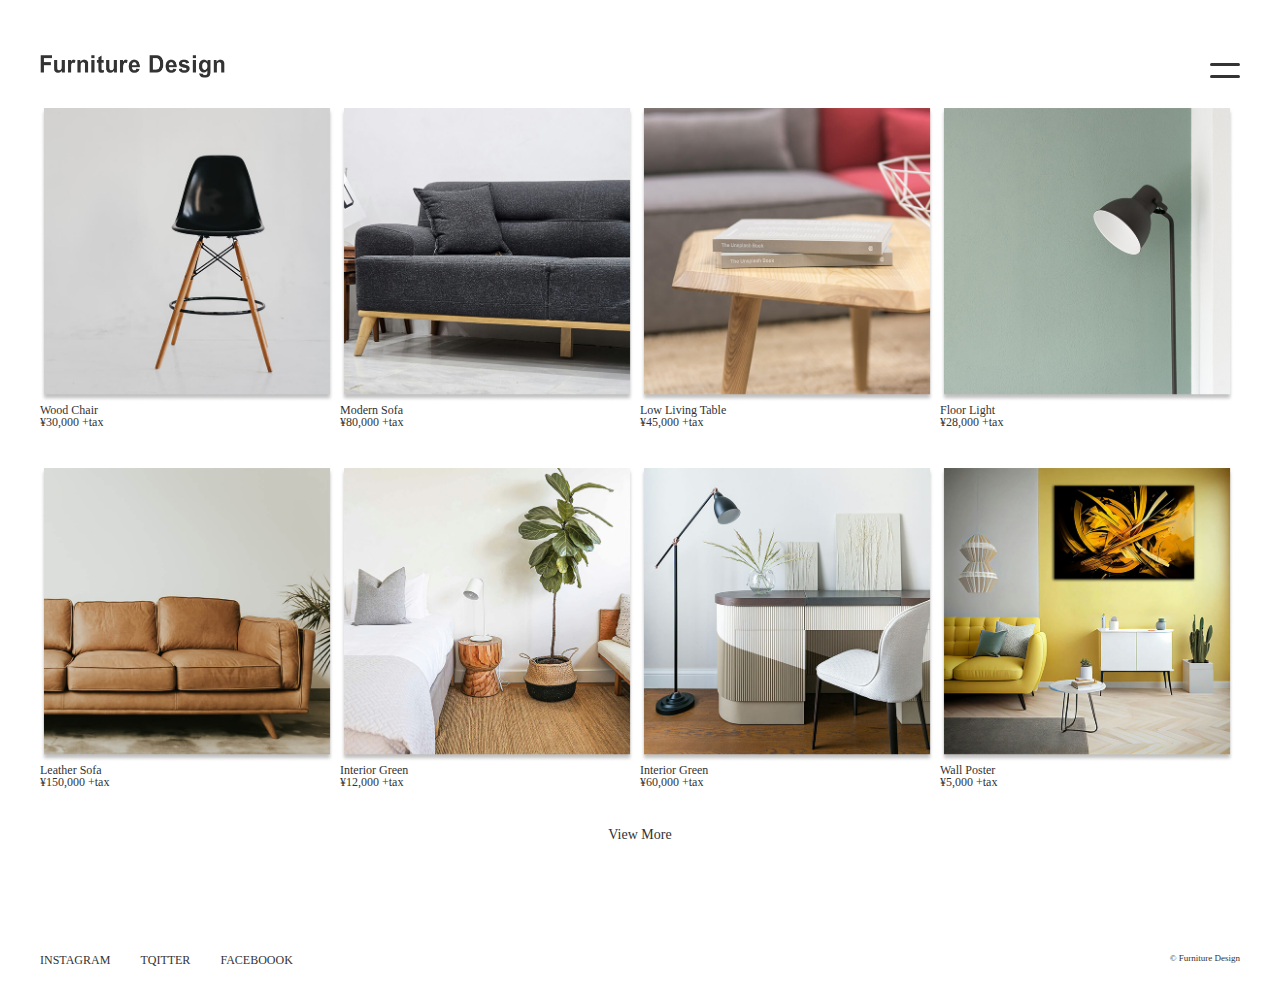
<file: index.html>
<!DOCTYPE html>
<html lang="japan">

<head>
    <meta charset="UTF-8">
    <meta name="viewport" content="width=device-width, initial-scale=1.0">
    <meta name="description" content="これは長瀬愛未のポートフォリオです">
    <title>Furniture Design</title>
    <link rel="stylesheet" href="common.css">
    <link rel="stylesheet" href="style.css">
    <script src="https://ajax.googleapis.com/ajax/libs/jquery/3.5.1/jquery.min.js"></script>
    <script src="main.js"></script>
</head>

<body>

    <header id="header">
        <div class="logo-wrapper">
            <a href="index.html">
                <img src="images/logo.png">
            </a>
        </div>
        <nav id="navi">
            <ul>
                <li><a href="product.html">PRODUCTS</a></li>
                <li><a href="about.html">ABOUT</a></li>
                <li><a href="company.html">COMPANY</a></li>
                <li><a href="mailto:xxxx@xxx.xxx">CONTACT</a></li>
            </ul>
        </nav>
        <div class="header-hamburger-menue">
            <span></span>
            <span></span>
        </div>
        <div id="mask"></div>
    </header>

    <main>
        <div class="product-container">

            <div class="product-wrapper">
                <a href="item1.html?id=1">
                    <img src="images/item1.png">
                    <p>Wood Chair</p>
                    <p>¥30,000 +tax</p>
                </a>
            </div>

            <div class="product-wrapper">
                <a href="item1.html?id=2">
                    <img src="images/item2.png">
                    <p>Modern Sofa</p>
                    <p>¥80,000 +tax</p>
                </a>
            </div>

            <div class="product-wrapper">
                <a href="item1.html?id=3">
                    <img src="images/item3.png">
                    <p>Low Living Table</p>
                    <p>¥45,000 +tax</p>
                </a>
            </div>

            <div class="product-wrapper">
                <a href="item1.html?id=4">
                    <img src="images/item4.png">
                    <p>Floor Light</p>
                    <p>¥28,000 +tax</p>
                </a>
            </div>

            <div class="product-wrapper">
                <a href="item1.html?id=5">
                    <img src="images/item5.png">
                    <p>Leather Sofa</p>
                    <p>¥150,000 +tax</p>
                </a>
            </div>

            <div class="product-wrapper">
                <a href="item1.html?id=6">
                    <img src="images/item6.png">
                    <p>Interior Green</p>
                    <p>¥12,000 +tax</p>
                </a>
            </div>

            <div class="product-wrapper">
                <a href="item1.html?id=7">
                    <img src="images/item7.png">
                    <p>Interior Green</p>
                    <p>¥60,000 +tax</p>
                </a>
            </div>

            <div class="product-wrapper">
                <a href="item1.html?id=8">
                    <img src="images/item8.png">
                    <p>Wall Poster</p>
                    <p>¥5,000 +tax</p>
                </a>
            </div>

        </div>

        <p class="view-more-link">
            <a href="product.html">View More</a>
        </p>

    </main>

    <footer id="test">
        <nav>
            <ul>
                <li><a href="https://www.instagram.com/">INSTAGRAM</a></li>
                <li><a href="https://twitter.com/">TQITTER</a></li>
                <li><a href="https://www.facebook.com/">FACEBOOOK</a></li>
            </ul>
        </nav>
        <p>© Furniture Design</p>
    </footer>


</body>
</file>
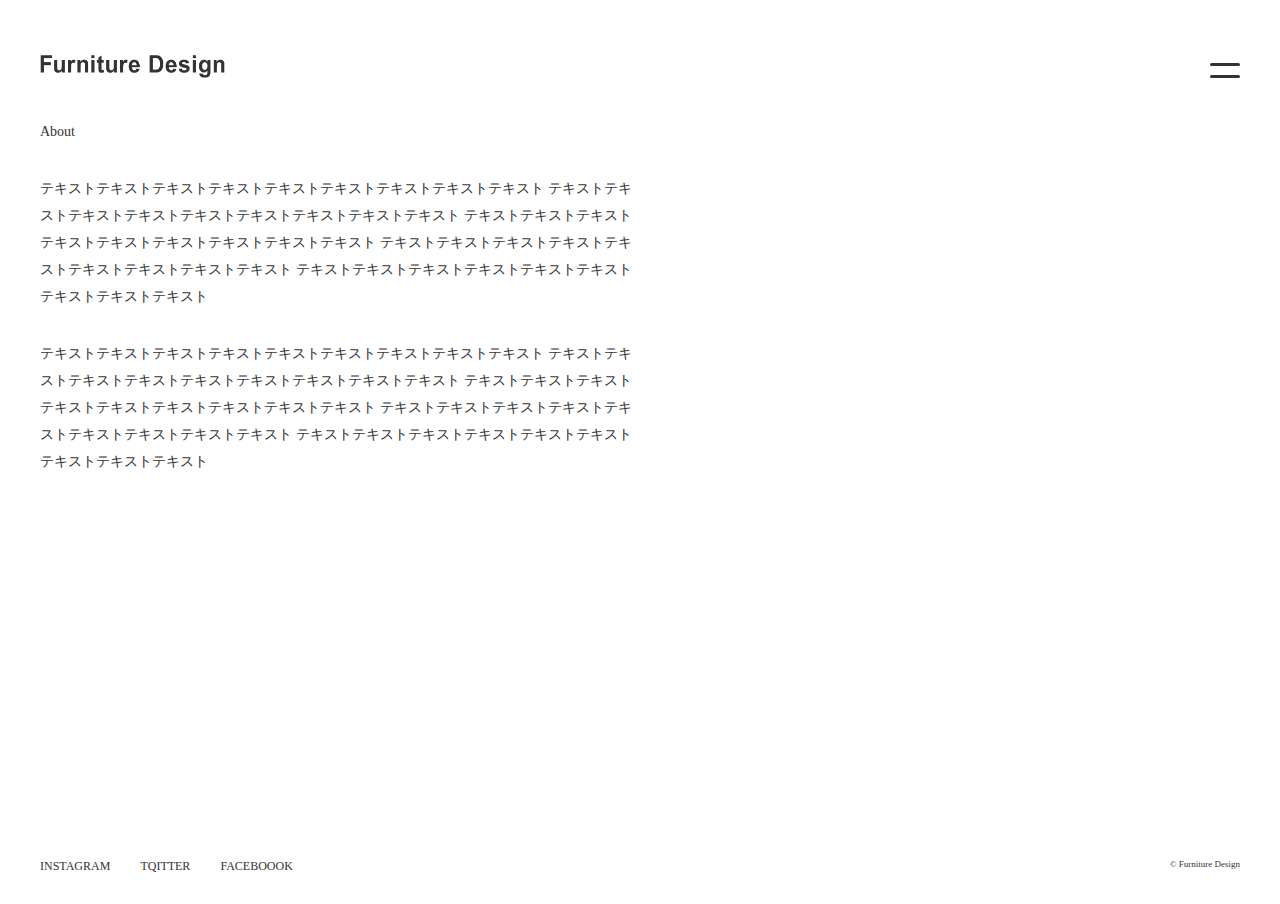
<file: about.html>
<!DOCTYPE html>
<html lang="japan">

<head>
    <meta charset="UTF-8">
    <meta name="viewport" content="width=device-width, initial-scale=1.0">
    <meta name="description" content="これは長瀬愛未のポートフォリオです">
    <title>Furniture Design</title>
    <link rel="stylesheet" href="common.css">
    <link rel="stylesheet" href="about.css">
    <script src="https://ajax.googleapis.com/ajax/libs/jquery/3.5.1/jquery.min.js"></script>
    <script src="main.js"></script>
</head>

<body>

    <header id="header">
        <div class="logo-wrapper">
            <a href="index.html">
                <img src="images/logo.png">
            </a>
        </div>
        <nav id="navi">
            <ul>
                <li><a href="product.html">PRODUCTS</a></li>
                <li><a href="about.html">ABOUT</a></li>
                <li><a href="company.html">COMPANY</a></li>
                <li><a href="mailto:xxxx@xxx.xxx">CONTACT</a></li>
            </ul>
        </nav>
        <div class="header-hamburger-menue">
            <span></span>
            <span></span>
        </div>
        <div id="mask"></div>
    </header>

    <main>
        <div class="about-container">
            <p>About</p>
            <p>テキストテキストテキストテキストテキストテキストテキストテキストテキスト テキストテキストテキストテキストテキストテキストテキストテキストテキスト
                テキストテキストテキストテキストテキストテキストテキストテキストテキスト テキストテキストテキストテキストテキストテキストテキストテキストテキスト
                テキストテキストテキストテキストテキストテキストテキストテキストテキスト</p>
            <p>テキストテキストテキストテキストテキストテキストテキストテキストテキスト テキストテキストテキストテキストテキストテキストテキストテキストテキスト
                テキストテキストテキストテキストテキストテキストテキストテキストテキスト テキストテキストテキストテキストテキストテキストテキストテキストテキスト
                テキストテキストテキストテキストテキストテキストテキストテキストテキスト</p>
        </div>
    </main>

    <footer id="test">
        <nav>
            <ul>
                <li><a href="https://www.instagram.com/">INSTAGRAM</a></li>
                <li><a href="https://twitter.com/">TQITTER</a></li>
                <li><a href="https://www.facebook.com/">FACEBOOOK</a></li>
            </ul>
        </nav>
        <p>© Furniture Design</p>
    </footer>

</body>
</file>
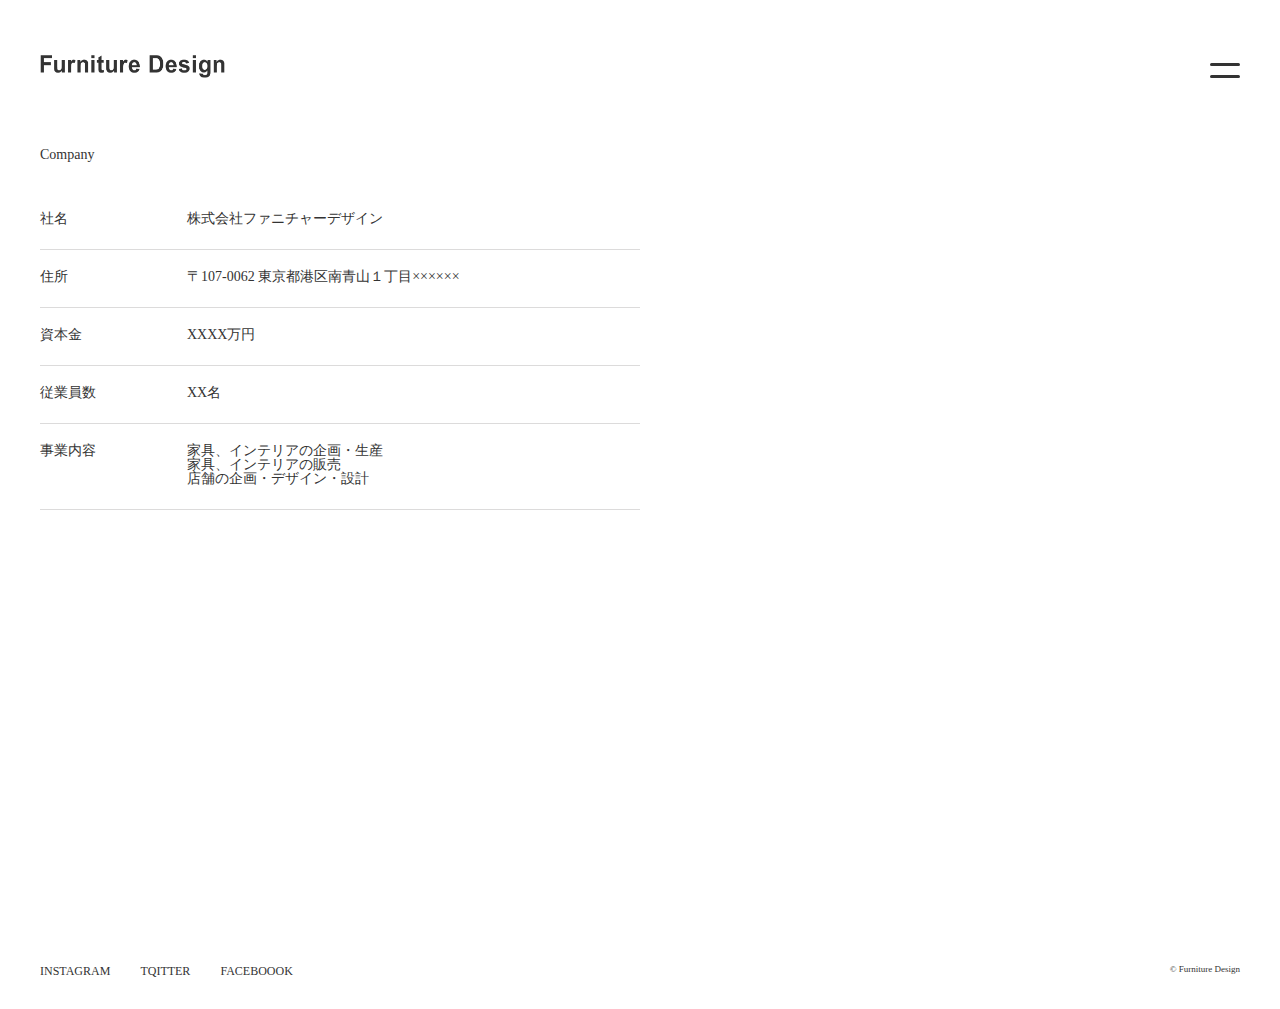
<file: company.html>
<!DOCTYPE html>
<html lang="japan">

<head>
    <meta charset="UTF-8">
    <meta name="viewport" content="width=device-width, initial-scale=1.0">
    <meta name="description" content="これは長瀬愛未のポートフォリオです">
    <title>Furniture Design</title>
    <link rel="stylesheet" href="common.css">
    <link rel="stylesheet" href="company.css">
    <script src="https://ajax.googleapis.com/ajax/libs/jquery/3.5.1/jquery.min.js"></script>
    <script src="main.js"></script>
</head>

<body>

    <header id="header">
        <div class="logo-wrapper">
            <a href="index.html">
                <img src="images/logo.png">
            </a>
        </div>
        <nav id="navi">
            <ul>
                <li><a href="product.html">PRODUCTS</a></li>
                <li><a href="about.html">ABOUT</a></li>
                <li><a href="company.html">COMPANY</a></li>
                <li><a href="mailto:xxxx@xxx.xxx">CONTACT</a></li>
            </ul>
        </nav>
        <div class="header-hamburger-menue">
            <span></span>
            <span></span>
        </div>
        <div id="mask"></div>
    </header>

    <main>
        <div class="company-wrapper">

            <div class="company-container">
                <p>Company</p>
                <dl>
                    <dt>社名</dt>
                    <dd>株式会社ファニチャーデザイン</dd>
                    <dt>住所</dt>
                    <dd>〒107-0062 東京都港区南青山１丁目××××××</dd>
                    <dt>資本金</dt>
                    <dd>XXXX万円</dd>
                    <dt>従業員数</dt>
                    <dd>XX名</dd>
                    <dt>事業内容</dt>
                    <dd>家具、インテリアの企画・生産<br>
                        家具、インテリアの販売<br>
                        店舗の企画・デザイン・設計</dd>
                </dl>
            </div>

            <div class="google-map">
                <iframe
                    src="https://www.google.com/maps/embed?pb=!1m18!1m12!1m3!1d6482.582529832621!2d139.72046548985324!3d35.66982955640166!2m3!1f0!2f0!3f0!3m2!1i1024!2i768!4f13.1!3m3!1m2!1s0x60188c820ac932eb%3A0xc68079dd10afd971!2z44CSMTA3LTAwNjIg5p2x5Lqs6YO95riv5Yy65Y2X6Z2S5bGx77yR5LiB55uu!5e0!3m2!1sja!2sjp!4v1765801822691!5m2!1sja!2sjp"
                    style="border:0;" allowfullscreen="" loading="lazy"
                    referrerpolicy="no-referrer-when-downgrade"></iframe>
            </div>

        </div>
    </main>

    <footer id="test">
        <nav>
            <ul>
                <li><a href="https://www.instagram.com/">INSTAGRAM</a></li>
                <li><a href="https://twitter.com/">TQITTER</a></li>
                <li><a href="https://www.facebook.com/">FACEBOOOK</a></li>
            </ul>
        </nav>
        <p>© Furniture Design</p>
    </footer>

</body>
</file>
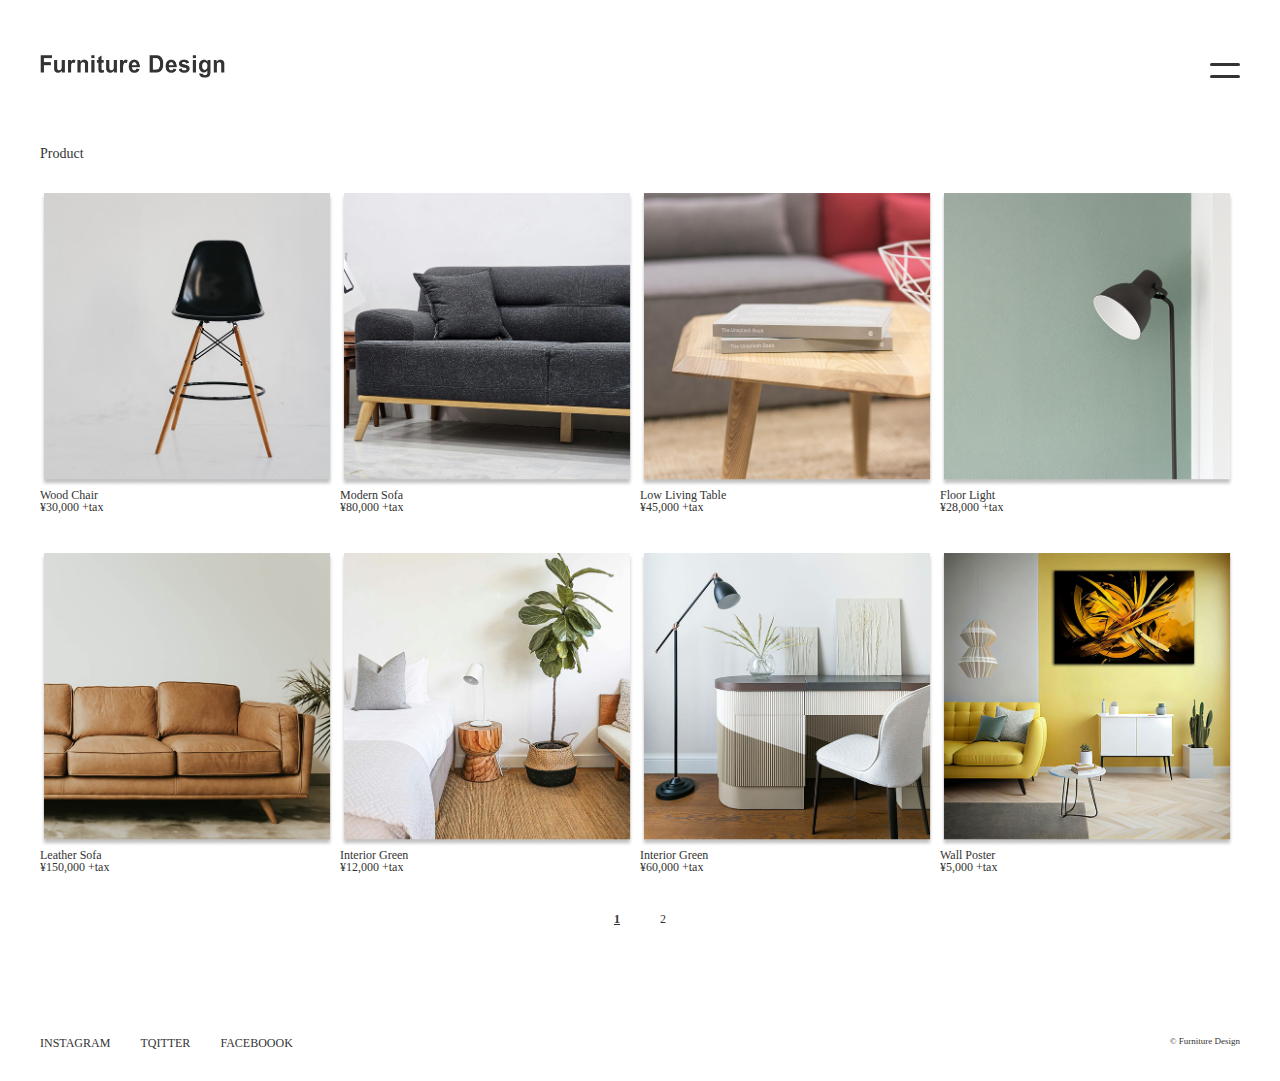
<file: product.html>
<!DOCTYPE html>
<html lang="japan">

<head>
    <meta charset="UTF-8">
    <meta name="viewport" content="width=device-width, initial-scale=1.0">
    <meta name="description" content="これは長瀬愛未のポートフォリオです">
    <title>Furniture Design</title>
    <link rel="stylesheet" href="common.css">
    <link rel="stylesheet" href="style.css">
    <script src="https://ajax.googleapis.com/ajax/libs/jquery/3.5.1/jquery.min.js"></script>
    <script src="main.js"></script>
</head>

<body>

    <header id="header">
        <div class="logo-wrapper">
            <a href="index.html">
                <img src="images/logo.png">
            </a>
        </div>
        <nav id="navi">
            <ul>
                <li><a href="product.html">PRODUCTS</a></li>
                <li><a href="about.html">ABOUT</a></li>
                <li><a href="company.html">COMPANY</a></li>
                <li><a href="mailto:xxxx@xxx.xxx">CONTACT</a></li>
            </ul>
        </nav>
        <div class="header-hamburger-menue">
            <span></span>
            <span></span>
        </div>
        <div id="mask"></div>
    </header>

    <main>
        <p class="product-title">Product</p>
        <input type="radio" name="page" id="page1" checked>
        <input type="radio" name="page" id="page2">

        <div class="product-container">

            <div class="product-wrapper page1">
                <a href="item1.html?id=1">
                    <img src="images/item1.png">
                    <p>Wood Chair</p>
                    <p>¥30,000 +tax</p>
                </a>
            </div>

            <div class="product-wrapper page1">
                <a href="item1.html?id=2">
                    <img src="images/item2.png">
                    <p>Modern Sofa</p>
                    <p>¥80,000 +tax</p>
                </a>
            </div>

            <div class="product-wrapper page1">
                <a href="item1.html?id=3">
                    <img src="images/item3.png">
                    <p>Low Living Table</p>
                    <p>¥45,000 +tax</p>
                </a>
            </div>

            <div class="product-wrapper page1">
                <a href="item1.html?id=4">
                    <img src="images/item4.png">
                    <p>Floor Light</p>
                    <p>¥28,000 +tax</p>
                </a>
            </div>

            <div class="product-wrapper page1">
                <a href="item1.html?id=5">
                    <img src="images/item5.png">
                    <p>Leather Sofa</p>
                    <p>¥150,000 +tax</p>
                </a>
            </div>

            <div class="product-wrapper page1">
                <a href="item1.html?id=6">
                    <img src="images/item6.png">
                    <p>Interior Green</p>
                    <p>¥12,000 +tax</p>
                </a>
            </div>

            <div class="product-wrapper page1">
                <a href="item1.html?id=7">
                    <img src="images/item7.png">
                    <p>Interior Green</p>
                    <p>¥60,000 +tax</p>
                </a>
            </div>

            <div class="product-wrapper page1">
                <a href="item1.html?id=8">
                    <img src="images/item8.png">
                    <p>Wall Poster</p>
                    <p>¥5,000 +tax</p>
                </a>
            </div>

            <div class="product-wrapper page2">
                <a href="item1.html?id=9">
                    <img src="images/item9.png">
                    <p>Counter Chair</p>
                    <p>¥35,000 +tax</p>
                </a>
            </div>

            <div class="product-wrapper page2">
                <a href="item1.html?id=10">
                    <img src="images/item10.png">
                    <p>Dining Chair</p>
                    <p>¥25,000 +tax</p>
                </a>
            </div>

            <div class="product-wrapper page2">
                <a href="item1.html?id=11">
                    <img src="images/item11.png">
                    <p>Room Lamp</p>
                    <p>¥22,000 +tax</p>
                </a>
            </div>

            <div class="product-wrapper page2">
                <a href="item1.html?id=12">
                    <img src="images/item12.png">
                    <p>Single Floor Chair</p>
                    <p>¥18,000 +tax</p>
                </a>
            </div>

        </div>

        <div class="pagination">
            <label for="page1" class="page-number">1</label>
            <label for="page2" class="page-number">2</label>
        </div>

    </main>

    <footer id="test">
        <nav>
            <ul>
                <li><a href="https://www.instagram.com/">INSTAGRAM</a></li>
                <li><a href="https://twitter.com/">TQITTER</a></li>
                <li><a href="https://www.facebook.com/">FACEBOOOK</a></li>
            </ul>
        </nav>
        <p>© Furniture Design</p>
    </footer>

</body>
</file>
<file: style.css>
@charset "UTF-8";

/*index.html
product.index
CSS*/


main {
  font-size: 12px;
}

.product-title {
  font-size: 14px;
  margin-top: 39px;
  margin-bottom: 32px;
}

.product-container {
  display: grid;
  grid-template-columns: repeat(4, 1fr);
  row-gap: 40px;
}

.product-wrapper img {
  width: 294px;
  height: 294px;
}

.product-wrapper img:hover {
  opacity: 0.7;
}

.view-more-link {
  display: flex;
  justify-content: center; 
  font-size: 14px;
  margin-top: 40px;
}


/*product ページネーション*/
input[type="radio"] {
  display: none;
}

.page2 {
  display: none;
}

#page2:checked~.product-container .page1 {
  display: none;
}

#page2:checked~.product-container .page2 {
  display: block;
}

.pagination {
  display: flex;
  justify-content: center;
  gap: 40px;
  margin-top: 40px;
}

.page-number {
  /* margin: 0 8px; */
  cursor: pointer;
}

#page1:checked~.pagination label[for="page1"],
#page2:checked~.pagination label[for="page2"] {
  font-weight: bold;
  text-decoration: underline;
}


/*****
*** ここからモバイル ***
******/
@media screen and (max-width: 478px) {
  * {
    margin: 0;
    padding: 0;
  }

  .product-container {
    display: grid;
    grid-template-columns: repeat(2, 1fr);
    row-gap: 15px;
    column-gap: 19px;
  }

  .product-wrapper {
    width: 100%;
    aspect-ratio: 1 / 1;
  }

  .product-wrapper img {
    width: 100%;
    height: 80%;
    object-fit: cover;
  }


}
</file>
<file: about.css>
@charset "UTF-8";

main {
    font-size: 14px;
    color: #333333;
    width: 100%;
    height: 70vh;
}

.about-container {
    width: 50%;
}

.about-container p {
    margin-bottom: 30px;
    line-height: 27px;
}

.about-container p:first-of-type {
    margin-top: 10px;
}


/*****
*** ここからモバイル ***
******/
@media screen and (max-width: 478px) {
    * {
        margin: 0;
        padding: 0;
    }

    main {
        min-height: 100vh;
    }

    .about-container {
        display: block;
        width: 100%;
        margin-bottom: 110px;

    }
}
</file>
<file: company.css>
@charset "UTF-8";

main {
    font-size: 14px;
    color: #333333;
}

dl {
    display: grid;
    grid-template-columns: 147px 1fr;
    row-gap: 20px;
}

.company-wrapper {
    width: 100%;
}

.company-container {
    width: 50%;
}

.company-container p {
    margin-bottom: 50px;
    margin-top: 40px;
}

dt,
dd {
    padding-bottom: 23px;
    border-bottom: 1px solid #DCDBDB;
}

.google-map {
    margin-top: 40px;
    -webkit-filter: grayscale(100%);
    -moz-filter: grayscale(100%);
    -ms-filter: grayscale(100%);
    -o-filter: grayscale(100%);
    filter: grayscale(100%);
}

.google-map iframe {
    width: 600px;
    height: 300px;
}


/*****
*** ここからモバイル ***
******/
@media screen and (max-width: 478px) {
    * {
        margin: 0;
        padding: 0;
    }

    .company-container {
        width: 100%;
    }

    .google-map {
        width: 100%;
        aspect-ratio: 2 / 1;
    }

    .google-map iframe {
        width: 100%;
    }
}
</file>
<file: common.css>
@charset "UTF-8";

/*
html5doctor.com Reset Stylesheet
v1.6.1
Last Updated: 2010-09-17
Author: Richard Clark - http://richclarkdesign.com
Twitter: @rich_clark
*/

html,
body,
div,
span,
object,
iframe,
h1,
h2,
h3,
h4,
h5,
h6,
p,
blockquote,
pre,
abbr,
address,
cite,
code,
del,
dfn,
em,
img,
ins,
kbd,
q,
samp,
small,
strong,
sub,
sup,
var,
b,
i,
dl,
dt,
dd,
ol,
ul,
li,
fieldset,
form,
label,
legend,
table,
caption,
tbody,
tfoot,
thead,
tr,
th,
td,
article,
aside,
canvas,
details,
figcaption,
figure,
footer,
header,
hgroup,
menu,
nav,
section,
summary,
time,
mark,
audio,
video {
    margin: 0;
    padding: 0;
    border: 0;
    outline: 0;
    font-size: 100%;
    vertical-align: baseline;
    background: transparent;
}

body {
    line-height: 1;
}

article,
aside,
details,
figcaption,
figure,
footer,
header,
hgroup,
menu,
nav,
section {
    display: block;
}

nav ul {
    list-style: none;
}

blockquote,
q {
    quotes: none;
}

blockquote:before,
blockquote:after,
q:before,
q:after {
    content: '';
    content: none;
}

a {
    margin: 0;
    padding: 0;
    font-size: 100%;
    vertical-align: baseline;
    background: transparent;
    text-decoration: none;
    color: inherit;
}

a:visited {
    color: inherit;
}

/* change colours to suit your needs */
ins {
    background-color: #ff9;
    color: #000;
    text-decoration: none;
}

/* change colours to suit your needs */
mark {
    background-color: #ff9;
    color: #000;
    font-style: italic;
    font-weight: bold;
}

del {
    text-decoration: line-through;
}

abbr[title],
dfn[title] {
    border-bottom: 1px dotted;
    cursor: help;
}

table {
    border-collapse: collapse;
    border-spacing: 0;
}

/* change border colour to suit your needs */
hr {
    display: block;
    height: 1px;
    border: 0;
    border-top: 1px solid #cccccc;
    margin: 1em 0;
    padding: 0;
}

input,
select {
    vertical-align: middle;
}


/*****
*** ここからPC ***
******/
html {
    width: 100%;
}

body {
    max-width: 1200px;
    margin-top: 28px;
    margin-left: auto;
    margin-right: auto;
    font-family: Hiragino, Kaku, Gothic, ProN;
    color: #333333;
}

a:hover {
  opacity: 0.7;
}

/*ヘッダー部分*/
header {
    display: flex;
    align-items: center;
    justify-content: space-between;
    background-color: white;
    top: 0;
    height: 80px;
    position: sticky;
}

.logo-wrapper img {
    width: 185px;
    height: 23px;
}

/*ハンバーガーメニュー*/
#navi {
    position: fixed;
    top: 0;
    left: -300px;
    width: 300px;
    color: #fff;
    padding: 36px 50px;
    transition: all 0.5s;
    z-index: 20;
    opacity: 0;
}

#navi a {
    color: #fff;
}

#navi li {
    margin-bottom: 14px;
}


/*
ハンバーガーメニュー
メニューが開いている時
*/
.open #navi {
    left: 0;
    opacity: 1;
}

.header-hamburger-menue {
    width: 30px;
    height: 30px;
    position: relative;
    transition: all 0.5s;
    cursor: pointer;
    z-index: 20;
}

/*
ハンバーガーメニューの線の設定（メニューが閉じている時）
*/
.header-hamburger-menue span {
    width: 100%;
    height: 3px;
    position: absolute;
    border-radius: 4px;
    transition: all 0.5s;
    background-color: #333333;
    transition: ease .4s;
    display: block;
}

.header-hamburger-menue span:nth-child(1) {
    top: 10px;
}

.header-hamburger-menue span:nth-child(2) {
    bottom: 5px;
}

.open .header-hamburger-menue span {
    background-color: #fff;
}

/*
1本目の線を-45度回転
*/
.open .header-hamburger-menue span:nth-child(1) {
    -webkit-transform: translateY(4px) rotate(-45deg);
    transform: translateY(4px) rotate(-45deg);
}

/*
2本目の線を45度回転
*/
.open .header-hamburger-menue span:nth-child(2) {
    -webkit-transform: translateY(-7px) rotate(45deg);
    transform: translateY(-7px) rotate(45deg);
}

#mask {
    display: none;
    transition: all 0.5s;
}

/*
メニューを開いている時は、全体を黒背景にする
*/
.open #mask {
    display: block;
    position: fixed;
    top: 0;
    left: 0;
    width: 100%;
    height: 100%;
    background: #000;
    opacity: .8;
    z-index: 10;
    cursor: pointer;
}

/*フッター部分*/
footer {
    margin-top: 112px;
    margin-bottom: 32px;
    display: flex;
    justify-content: space-between;
}

footer ul {
    display: flex;
}

footer li {
    padding-right: 30px;
    font-size: 12px;
}

footer p {
    font-size: 9px;
}


/*****
*** ここからモバイル ***
******/
@media screen and (max-width: 478px) {
    * {
        margin: 0;
        padding: 0;
    }

    body {
        max-width: 478px;
        padding: 0 40px;
    }

    footer {
        display: block;
        margin-left: auto;
        margin-right: auto;
    }

    nav ul {
        width: 100%;
        display: flex;
        justify-content: space-between;
        align-items: center;
    }

    footer p {
        margin-top: 10px;
    }

}
</file>
